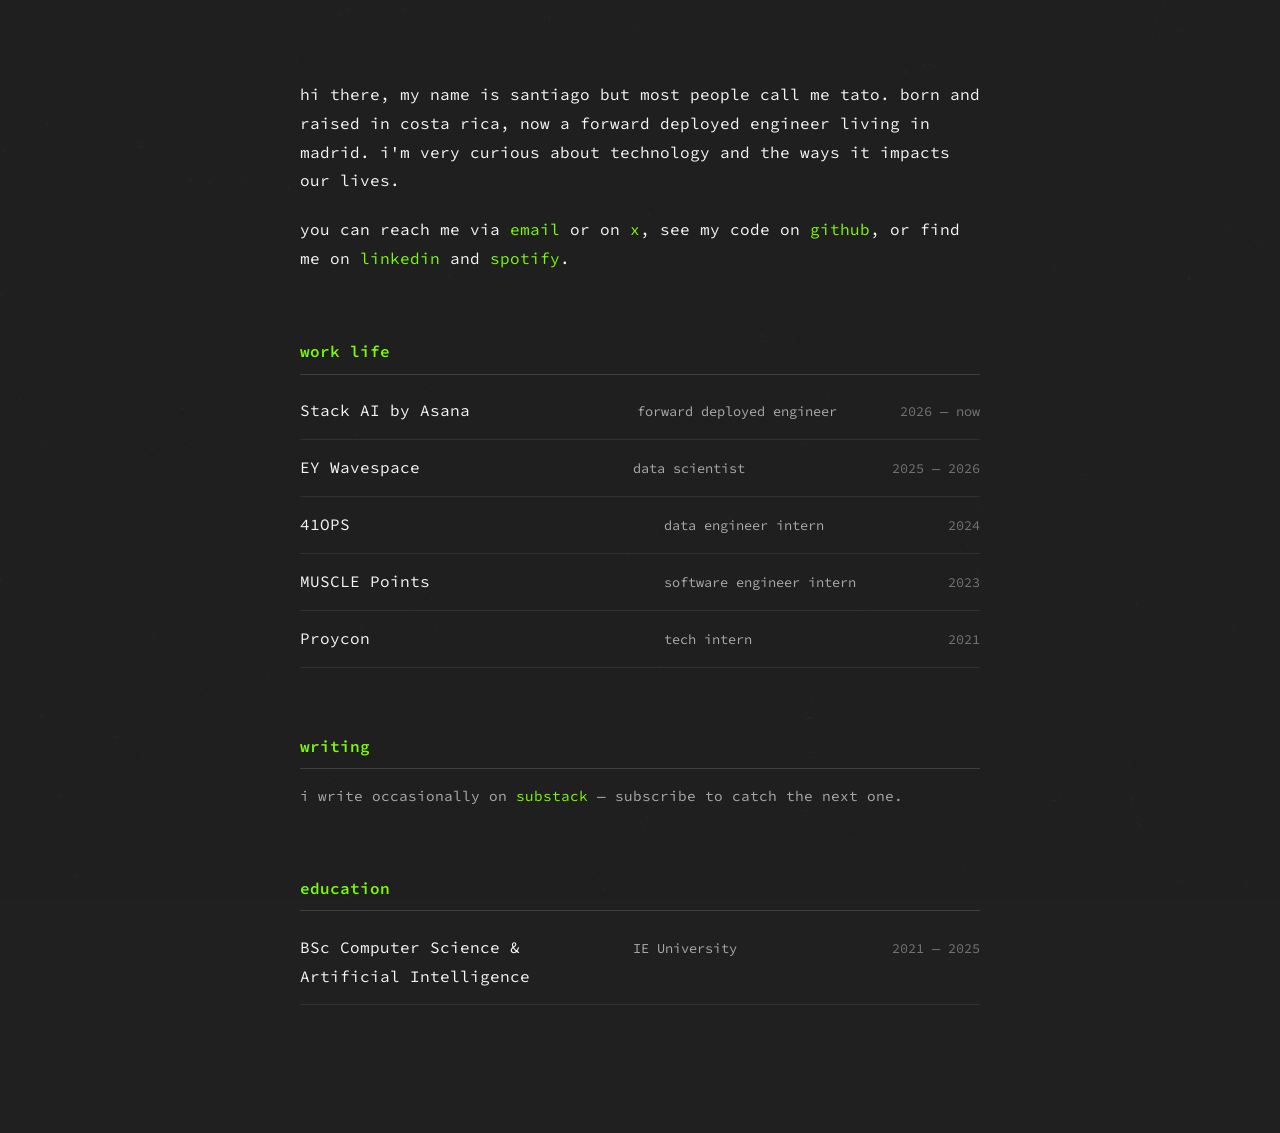
<file: index.html>
<!DOCTYPE html>
<html lang="en">
<head>
  <meta charset="UTF-8">
  <meta name="robots" content="noindex">
  <title>santiago fischel</title>
  <link rel="icon" type="image/png" href="images/fav.png" sizes="32x32">
  <meta name="viewport" content="width=device-width, initial-scale=1.0">
  <link href="https://fonts.googleapis.com/css?family=Source+Code+Pro:400,600&display=swap" rel="stylesheet">
  <link rel="stylesheet" type="text/css" href="style.css?v=4">
  <script src="libraries/p5.min.js"></script>
  <script src="particle.js?v=3"></script>
  <script src="sketch.js?v=3"></script>
  <!-- Google tag (gtag.js) -->
  <script async src="https://www.googletagmanager.com/gtag/js?id=G-TWBVTRXJ6K"></script>
  <script>
    window.dataLayer = window.dataLayer || [];
    function gtag(){dataLayer.push(arguments);}
    gtag('js', new Date());
    gtag('config', 'G-TWBVTRXJ6K');
  </script>
</head>
<body>

  <main class="container">

    <section class="intro">
      <p>
        hi there, my name is santiago but most people call me tato. born and
        raised in costa rica, now a forward deployed engineer living in
        madrid. i'm very curious about technology and the ways it impacts
        our lives.
      </p>
      <p>
        you can reach me via <a href="mailto:santiagofischel@gmail.com">email</a>
        or on <a href="https://x.com/SantiagoFischel">x</a>,
        see my code on <a href="https://github.com/tatosf">github</a>, or find me on
        <a href="https://www.linkedin.com/in/santiago-fischel-01352420a/">linkedin</a> and
        <a href="https://open.spotify.com/user/santiagofischel?si=2728e3f99ccd41dc">spotify</a>.
      </p>
    </section>

    <section>
      <h2>work life</h2>
      <ul class="row-list">
        <li class="row">
          <span class="row-title">Stack AI by Asana</span>
          <span class="row-detail">forward deployed engineer</span>
          <span class="row-year">2026 &mdash; now</span>
        </li>
        <li class="row">
          <span class="row-title">EY Wavespace</span>
          <span class="row-detail">data scientist</span>
          <span class="row-year">2025 &mdash; 2026</span>
        </li>
        <li class="row">
          <span class="row-title">41OPS</span>
          <span class="row-detail">data engineer intern</span>
          <span class="row-year">2024</span>
        </li>
        <li class="row">
          <span class="row-title">MUSCLE Points</span>
          <span class="row-detail">software engineer intern</span>
          <span class="row-year">2023</span>
        </li>
        <li class="row">
          <span class="row-title">Proycon</span>
          <span class="row-detail">tech intern</span>
          <span class="row-year">2021</span>
        </li>
      </ul>
    </section>

    <section>
      <h2>writing</h2>
      <p class="writing-note">
        i write occasionally on
        <a href="https://santiagofischel.substack.com">substack</a> &mdash;
        subscribe to catch the next one.
      </p>
    </section>

    <section>
      <h2>education</h2>
      <ul class="row-list">
        <li class="row">
          <span class="row-title">BSc Computer Science &amp; Artificial Intelligence</span>
          <span class="row-detail">IE University</span>
          <span class="row-year">2021 &mdash; 2025</span>
        </li>
      </ul>
    </section>

  </main>

</body>
</html>
</file>
<file: style.css>
html,
body {
  margin: 0;
  padding: 0;
  min-height: 100%;
  color: whitesmoke;
  font-family: "Source Code Pro", monospace;
  font-size: 1rem;
  font-weight: 400;
  line-height: 1.8;
  overflow-x: hidden;
}

/* background lives on html only: an opaque body background would paint
   over the negative z-index canvas (CSS paint order puts in-flow
   backgrounds above negative z-index layers) */
html {
  background-color: #202020;
}

/* p5 perlin-noise canvas: fixed behind everything, dimmed so it never
   competes with the text */
canvas {
  position: fixed !important;
  top: 0;
  left: 0;
  z-index: -1;
  opacity: 0.55;
}

.container {
  position: relative;
  max-width: 680px;
  margin: 0 auto;
  padding: 5rem 1.5rem 4rem;
}

a {
  color: #7CFC00;
  text-decoration: none;
}

a:hover {
  color: white;
  transition: all 0.2s ease-in-out;
}

section {
  margin-bottom: 4rem;
}

section h2 {
  font-size: 1rem;
  font-weight: 600;
  color: #7CFC00;
  margin: 0 0 0.5rem;
  padding-bottom: 0.5rem;
  border-bottom: 1px solid rgba(245, 245, 245, 0.15);
}

.intro p {
  margin: 0 0 1.25rem;
}

.row-list {
  list-style: none;
  margin: 0;
  padding: 0;
}

.row {
  display: flex;
  align-items: baseline;
  gap: 1rem;
  padding: 0.85rem 0;
  border-bottom: 1px solid rgba(245, 245, 245, 0.08);
}

.row-title {
  flex: 1.3;
}

.row-detail {
  flex: 1;
  color: rgba(245, 245, 245, 0.65);
  font-size: 0.85rem;
}

.row-year {
  color: rgba(245, 245, 245, 0.4);
  font-size: 0.85rem;
  white-space: nowrap;
  text-align: right;
}

.writing-note {
  color: rgba(245, 245, 245, 0.65);
  font-size: 0.9rem;
}

@media screen and (max-width: 600px) {
  .container {
    padding: 3rem 1.25rem 3rem;
  }

  .row {
    flex-wrap: wrap;
    gap: 0.25rem 1rem;
  }

  .row-title {
    flex: 1 1 100%;
  }

  .row-detail {
    flex: 1;
  }
}
</file>
